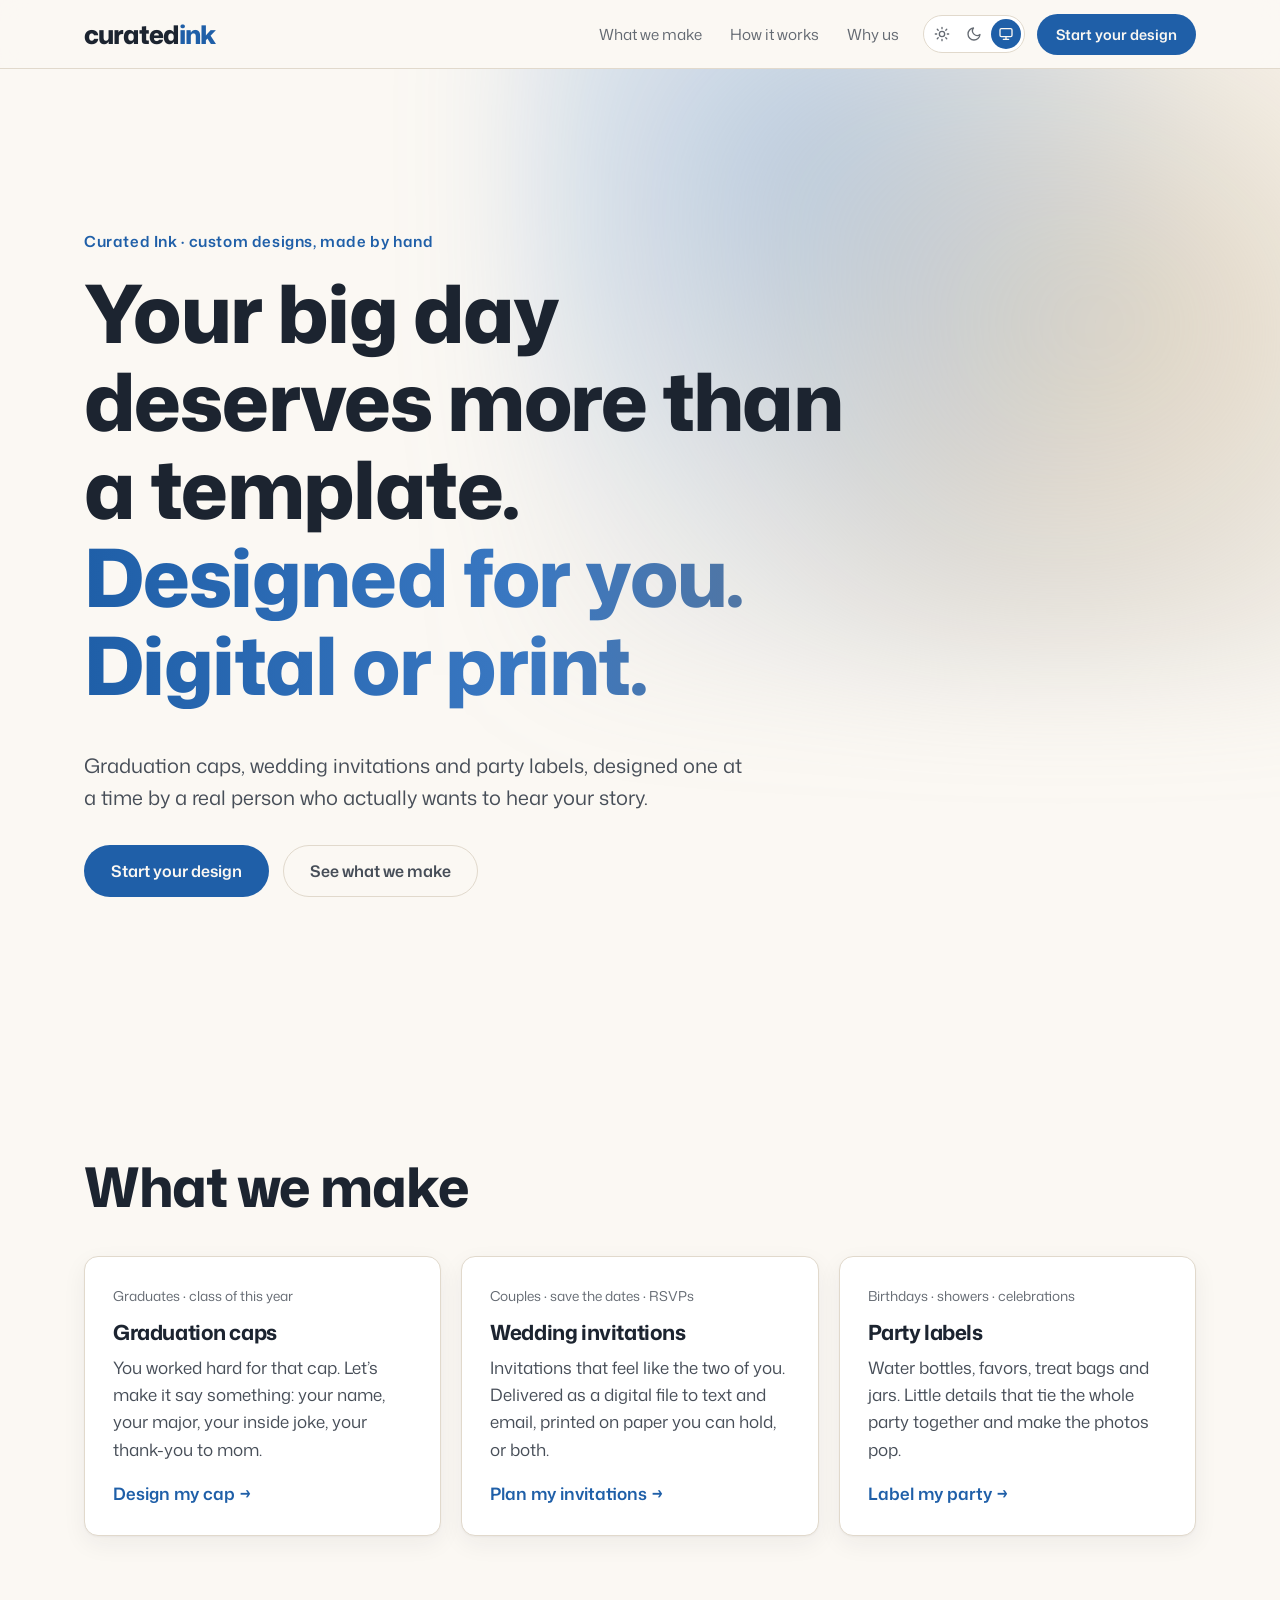
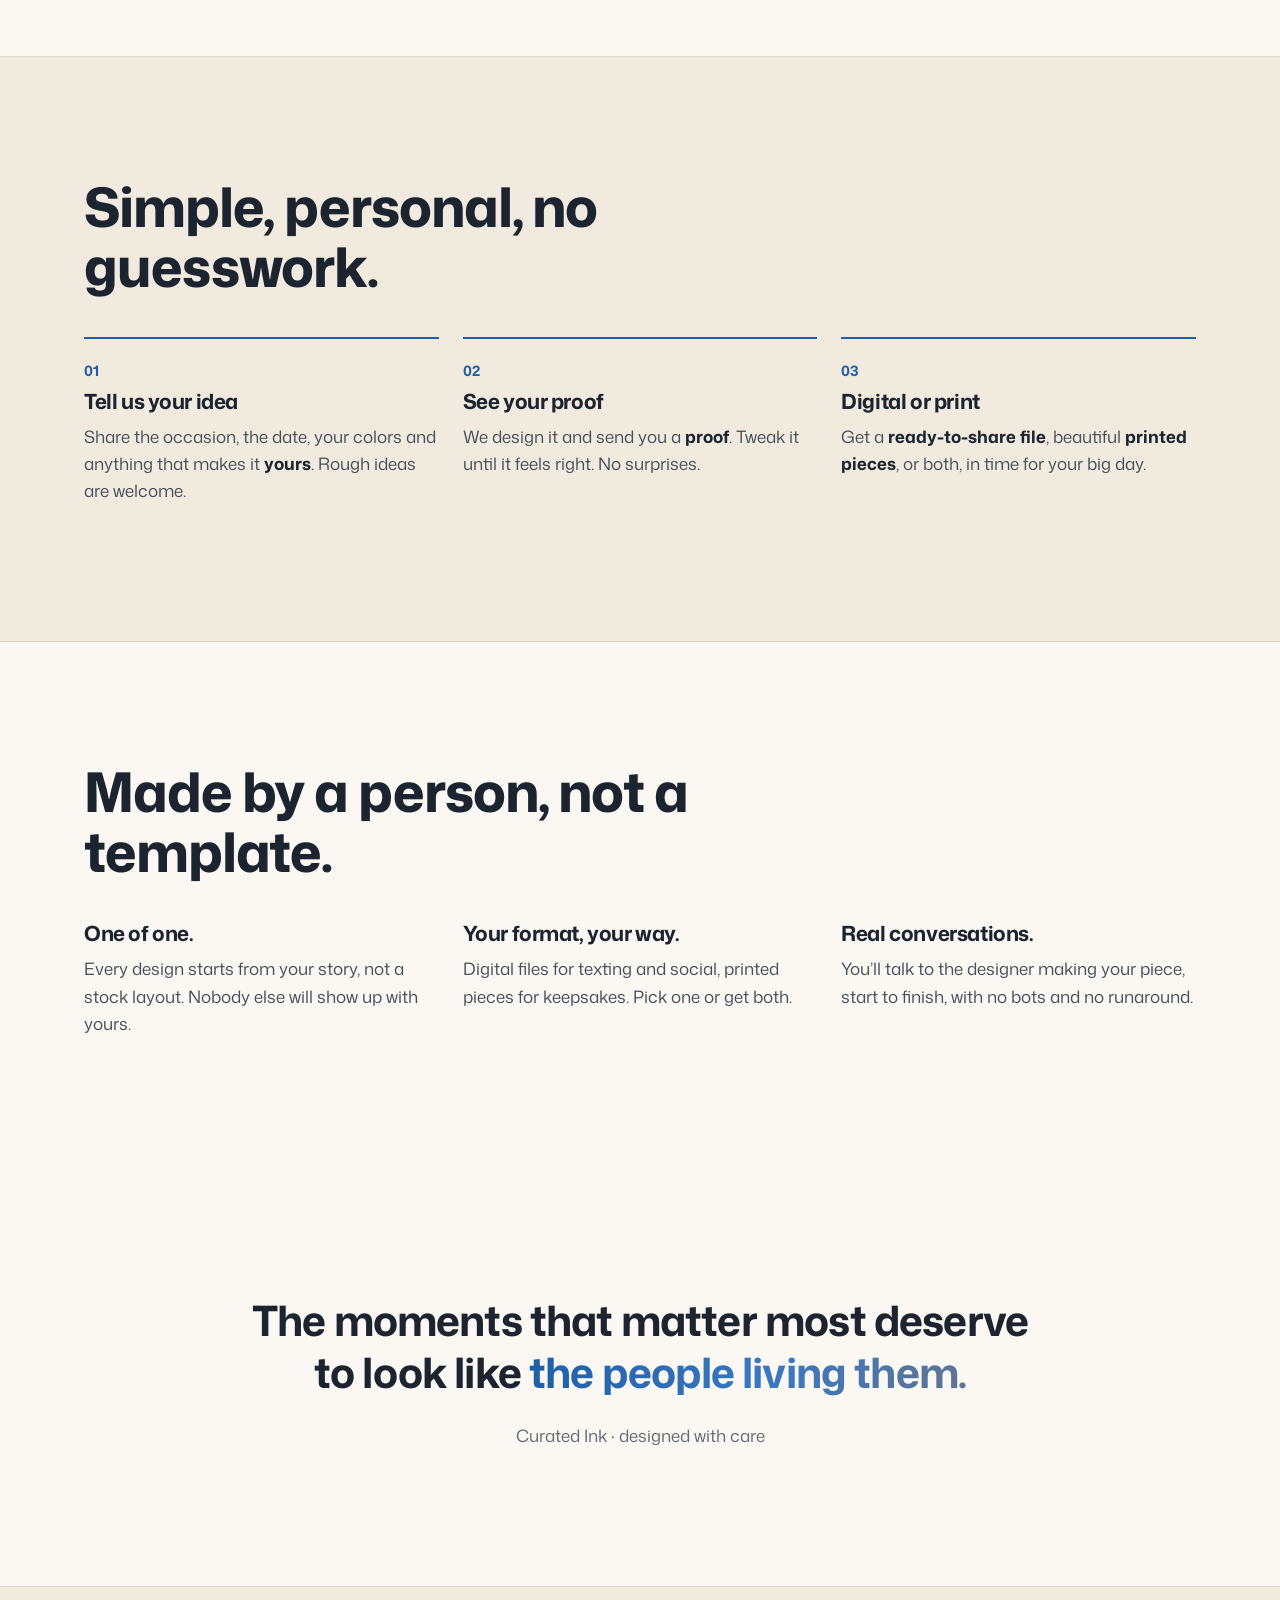
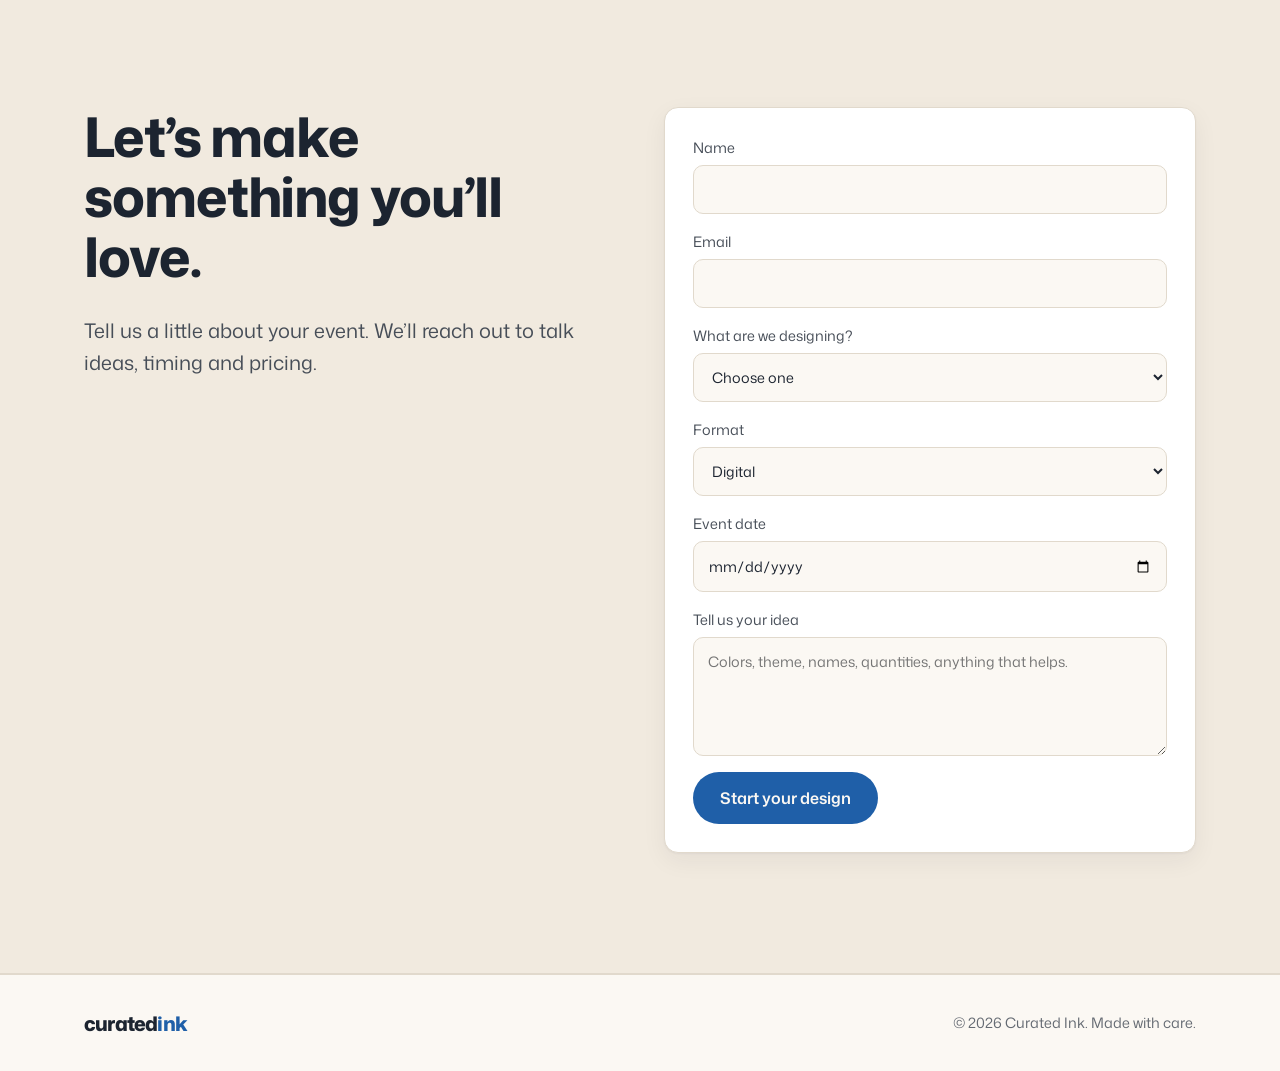
<file: index.html>
<!doctype html>
<html lang="en">
<head>
  <meta charset="utf-8">
  <meta name="viewport" content="width=device-width, initial-scale=1, viewport-fit=cover">
  <title>Curated Ink · custom designs for life’s big days</title>
  <meta name="description" content="Curated Ink designs custom graduation caps, wedding invitations (digital or print) and party labels — made by a real person, just for you.">
  <meta name="color-scheme" content="light dark">
  <meta name="theme-color" content="#FBF8F3" media="(prefers-color-scheme: light)">
  <meta name="theme-color" content="#12161C" media="(prefers-color-scheme: dark)">
  <script src="/theme.js"></script>
  <link rel="icon" href="/favicon.svg" type="image/svg+xml">
  <link rel="preconnect" href="https://fonts.googleapis.com">
  <link rel="preconnect" href="https://fonts.gstatic.com" crossorigin>
  <link href="https://fonts.googleapis.com/css2?family=Mona+Sans:wght@400..800&display=swap" rel="stylesheet">
  <link rel="stylesheet" href="/styles.css">
</head>
<body>
  <a class="skip" href="#main">Skip to content</a>

  <header class="nav">
    <div class="container nav-inner">
      <a class="wordmark" href="/" aria-label="Curated Ink home">curated<span>ink</span></a>
      <nav id="site-menu" aria-label="Primary">
        <ul class="nav-links">
          <li><a href="#designs">What we make</a></li>
          <li><a href="#process">How it works</a></li>
          <li><a href="#promise">Why us</a></li>
          <li class="menu-cta"><a class="btn btn-primary" href="#contact">Start your design</a></li>
        </ul>
      </nav>
      <div class="nav-actions">
        <div class="theme-switch" role="group" aria-label="Color theme">
          <button type="button" data-theme-choice="light" aria-pressed="false" aria-label="Light theme" title="Light">
            <svg viewBox="0 0 24 24" fill="none" stroke="currentColor" stroke-width="2" stroke-linecap="round" aria-hidden="true"><circle cx="12" cy="12" r="4"/><path d="M12 2v2M12 20v2M4.9 4.9l1.4 1.4M17.7 17.7l1.4 1.4M2 12h2M20 12h2M4.9 19.1l1.4-1.4M17.7 6.3l1.4-1.4"/></svg>
          </button>
          <button type="button" data-theme-choice="dark" aria-pressed="false" aria-label="Dark theme" title="Dark">
            <svg viewBox="0 0 24 24" fill="none" stroke="currentColor" stroke-width="2" stroke-linecap="round" stroke-linejoin="round" aria-hidden="true"><path d="M21 12.8A9 9 0 1 1 11.2 3a7 7 0 0 0 9.8 9.8z"/></svg>
          </button>
          <button type="button" data-theme-choice="system" aria-pressed="true" aria-label="Match system theme" title="System">
            <svg viewBox="0 0 24 24" fill="none" stroke="currentColor" stroke-width="2" stroke-linecap="round" stroke-linejoin="round" aria-hidden="true"><rect x="3" y="4" width="18" height="12" rx="2"/><path d="M8 20h8M12 16v4"/></svg>
          </button>
        </div>
        <a class="btn btn-primary btn-sm nav-cta" href="#contact">Start your design</a>
        <button class="menu-toggle" type="button" aria-expanded="false" aria-controls="site-menu" aria-label="Open menu">
          <svg viewBox="0 0 24 24" fill="none" stroke="currentColor" stroke-width="2" stroke-linecap="round" aria-hidden="true"><path class="i-open" d="M4 7h16M4 12h16M4 17h16"/><path class="i-close" d="M6 6l12 12M18 6L6 18"/></svg>
        </button>
      </div>
    </div>
  </header>

  <main id="main">
    <!-- Hero -->
    <section class="hero">
      <div class="glow" aria-hidden="true"></div>
      <div class="container hero-inner">
        <p class="eyebrow">Curated Ink · custom designs, made by hand</p>
        <h1>
          Your big day deserves more than a template.
          <span class="grad">Designed for you.</span>
          <span class="grad">Digital or print.</span>
        </h1>
        <p class="lede">
          Graduation caps, wedding invitations and party labels, designed one at a time
          by a real person who actually wants to hear your story.
        </p>
        <div class="cta-row">
          <a class="btn btn-primary" href="#contact">Start your design</a>
          <a class="btn btn-ghost" href="#designs">See what we make</a>
        </div>
      </div>
    </section>

    <!-- What we make -->
    <section id="designs" class="section">
      <div class="container">
        <h2>What we make</h2>
        <div class="cards">
          <article class="card">
            <p class="tag">Graduates · class of this year</p>
            <h3>Graduation caps</h3>
            <p>You worked hard for that cap. Let’s make it say something: your name, your major, your inside joke, your thank-you to mom.</p>
            <a class="link" href="#contact">Design my cap →</a>
          </article>
          <article class="card">
            <p class="tag">Couples · save the dates · RSVPs</p>
            <h3>Wedding invitations</h3>
            <p>Invitations that feel like the two of you. Delivered as a digital file to text and email, printed on paper you can hold, or both.</p>
            <a class="link" href="#contact">Plan my invitations →</a>
          </article>
          <article class="card">
            <p class="tag">Birthdays · showers · celebrations</p>
            <h3>Party labels</h3>
            <p>Water bottles, favors, treat bags and jars. Little details that tie the whole party together and make the photos pop.</p>
            <a class="link" href="#contact">Label my party →</a>
          </article>
        </div>
      </div>
    </section>

    <!-- Process -->
    <section id="process" class="section section-alt">
      <div class="container">
        <h2>Simple, personal, no guesswork.</h2>
        <ol class="steps">
          <li class="step">
            <span class="num">01</span>
            <h3>Tell us your idea</h3>
            <p>Share the occasion, the date, your colors and anything that makes it <strong>yours</strong>. Rough ideas are welcome.</p>
          </li>
          <li class="step">
            <span class="num">02</span>
            <h3>See your proof</h3>
            <p>We design it and send you a <strong>proof</strong>. Tweak it until it feels right. No surprises.</p>
          </li>
          <li class="step">
            <span class="num">03</span>
            <h3>Digital or print</h3>
            <p>Get a <strong>ready-to-share file</strong>, beautiful <strong>printed pieces</strong>, or both, in time for your big day.</p>
          </li>
        </ol>
      </div>
    </section>

    <!-- Promise -->
    <section id="promise" class="section">
      <div class="container">
        <h2>Made by a person, not a template.</h2>
        <div class="trust">
          <div>
            <h3>One of one.</h3>
            <p>Every design starts from your story, not a stock layout. Nobody else will show up with yours.</p>
          </div>
          <div>
            <h3>Your format, your way.</h3>
            <p>Digital files for texting and social, printed pieces for keepsakes. Pick one or get both.</p>
          </div>
          <div>
            <h3>Real conversations.</h3>
            <p>You’ll talk to the designer making your piece, start to finish, with no bots and no runaround.</p>
          </div>
        </div>
      </div>
    </section>

    <!-- Manifesto -->
    <section class="section manifesto">
      <div class="container">
        <p class="quote">
          The moments that matter most deserve to look like
          <span class="grad">the people living them.</span>
        </p>
        <p class="muted">Curated Ink · designed with care</p>
      </div>
    </section>

    <!-- Contact -->
    <section id="contact" class="section section-alt">
      <div class="container contact">
        <div>
          <h2>Let’s make something you’ll love.</h2>
          <p class="lede">Tell us a little about your event. We’ll reach out to talk ideas, timing and pricing.</p>
        </div>
        <form class="form" name="contact" method="POST" data-netlify="true" netlify-honeypot="bot-field" action="/thanks.html">
          <input type="hidden" name="form-name" value="contact">
          <p class="hidden"><label>Don’t fill this out: <input name="bot-field"></label></p>
          <label>Name<input type="text" name="name" autocomplete="name" required></label>
          <label>Email<input type="email" name="email" autocomplete="email" required></label>
          <label>What are we designing?
            <select name="design" required>
              <option value="">Choose one</option>
              <option>Graduation cap</option>
              <option>Wedding invitations</option>
              <option>Party labels</option>
              <option>Something else</option>
            </select>
          </label>
          <label>Format
            <select name="format">
              <option>Digital</option>
              <option>Print</option>
              <option>Both</option>
              <option>Not sure yet</option>
            </select>
          </label>
          <label>Event date<input type="date" name="event-date"></label>
          <label>Tell us your idea<textarea name="message" rows="4" placeholder="Colors, theme, names, quantities, anything that helps."></textarea></label>
          <button class="btn btn-primary" type="submit">Start your design</button>
        </form>
      </div>
    </section>
  </main>

  <footer class="footer">
    <div class="container footer-inner">
      <span class="wordmark small">curated<span>ink</span></span>
      <span class="muted">© <span id="year">2026</span> Curated Ink. Made with care.</span>
    </div>
  </footer>

  <script src="/site.js"></script>
</body>
</html>
</file>
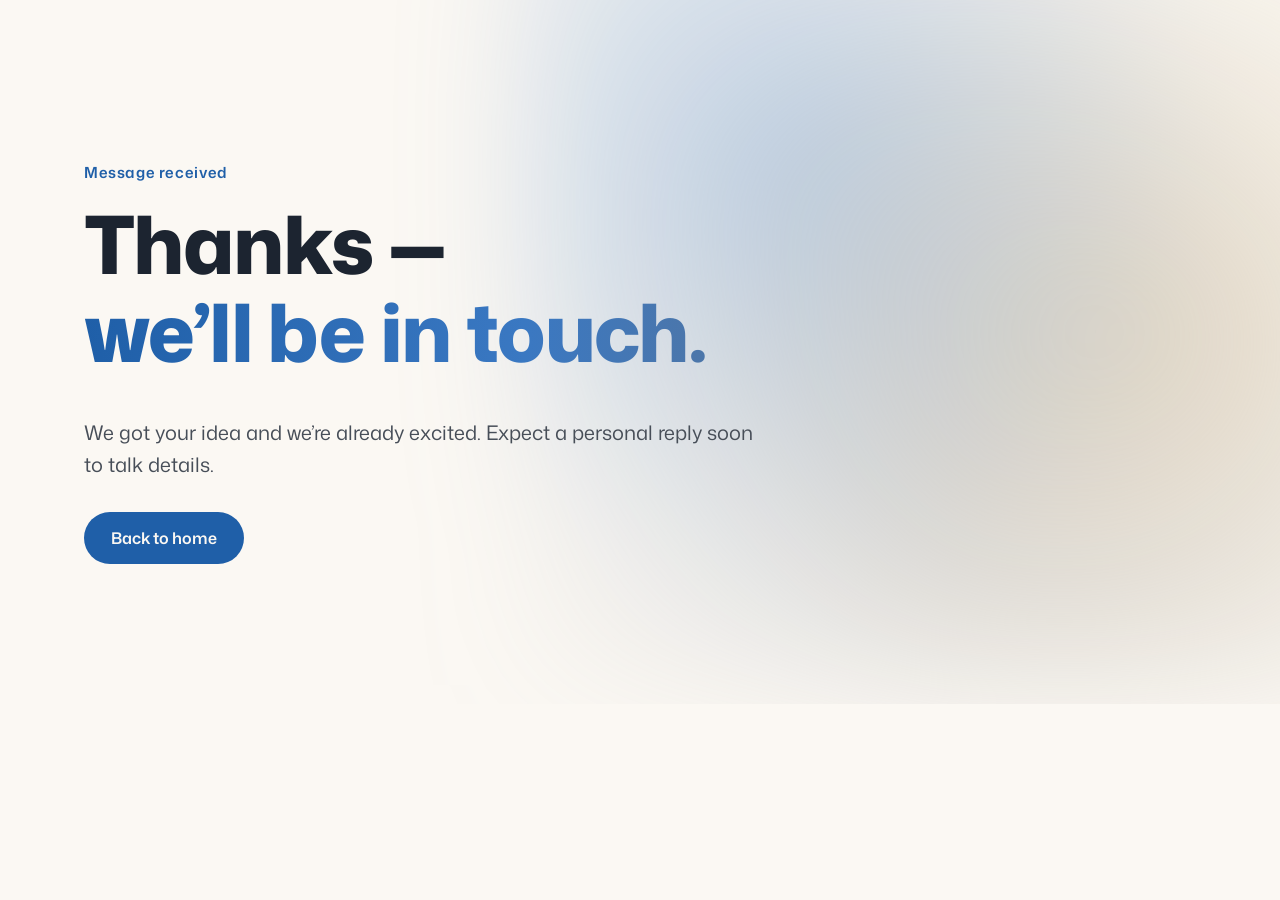
<file: thanks.html>
<!doctype html>
<html lang="en">
<head>
  <meta charset="utf-8">
  <meta name="viewport" content="width=device-width, initial-scale=1">
  <title>Thanks · Curated Ink</title>
  <meta name="color-scheme" content="light dark">
  <meta name="theme-color" content="#FBF8F3" media="(prefers-color-scheme: light)">
  <meta name="theme-color" content="#12161C" media="(prefers-color-scheme: dark)">
  <script src="/theme.js"></script>
  <link rel="icon" href="/favicon.svg" type="image/svg+xml">
  <link rel="preconnect" href="https://fonts.googleapis.com">
  <link rel="preconnect" href="https://fonts.gstatic.com" crossorigin>
  <link href="https://fonts.googleapis.com/css2?family=Mona+Sans:wght@400..800&display=swap" rel="stylesheet">
  <link rel="stylesheet" href="/styles.css">
</head>
<body>
  <main class="hero">
    <div class="glow" aria-hidden="true"></div>
    <div class="container hero-inner">
      <p class="eyebrow">Message received</p>
      <h1>Thanks — <span class="grad">we’ll be in touch.</span></h1>
      <p class="lede">We got your idea and we’re already excited. Expect a personal reply soon to talk details.</p>
      <div class="cta-row"><a class="btn btn-primary" href="/">Back to home</a></div>
    </div>
  </main>
</body>
</html>
</file>
<file: styles.css>
:root {
  /* Palette: blue, beige and grey.
     Dark theme is the base; light overrides below. "System" (no data-theme)
     follows the device setting. */
  --bg: #12161C;
  --bg-alt: #181D24;
  --surface: #1E242C;
  --border: #2F3742;
  --text: #EDE6DA;
  --muted: #9CA3AC;
  --soft: #C9C2B6;
  --accent: #7FB2F0;
  --btn-bg: #7FB2F0;
  --btn-text: #0E1A2B;
  --grad-1: #7FB2F0;
  --grad-2: #A8C6EC;
  --grad-3: #E3D3B6;
  --nav-bg: rgba(18, 22, 28, .85);
  --glow-1: rgba(127, 178, 240, .28);
  --glow-2: rgba(227, 211, 182, .16);
  --glow-3: rgba(156, 163, 172, .14);
  --ring: rgba(127, 178, 240, .22);
  --card-hover: rgba(127, 178, 240, .5);
  --shadow: none;
  color-scheme: dark;

  /* Shared */
  --radius: 14px;
  --font: "Mona Sans", ui-sans-serif, system-ui, -apple-system, "Segoe UI", sans-serif;
}

/* Light theme: chosen explicitly, or via "System" when the device is in light mode */
:root[data-theme="light"] {
  --bg: #FBF8F3;
  --bg-alt: #F1EADF;
  --surface: #FFFFFF;
  --border: #E1D9CC;
  --text: #1C2430;
  --muted: #646A72;
  --soft: #474E58;
  --accent: #1F5FA8;
  --btn-bg: #1F5FA8;
  --btn-text: #FBF8F3;
  --grad-1: #1F5FA8;
  --grad-2: #3A78C2;
  --grad-3: #5E7491;
  --nav-bg: rgba(251, 248, 243, .88);
  --glow-1: rgba(58, 120, 194, .30);
  --glow-2: rgba(214, 196, 166, .55);
  --glow-3: rgba(140, 150, 165, .25);
  --ring: rgba(31, 95, 168, .18);
  --card-hover: rgba(31, 95, 168, .45);
  --shadow: 0 1px 2px rgba(28, 36, 48, .04), 0 8px 24px rgba(28, 36, 48, .06);
  color-scheme: light;
}
@media (prefers-color-scheme: light) {
  :root:not([data-theme="dark"]) {
    --bg: #FBF8F3;
    --bg-alt: #F1EADF;
    --surface: #FFFFFF;
    --border: #E1D9CC;
    --text: #1C2430;
    --muted: #646A72;
    --soft: #474E58;
    --accent: #1F5FA8;
    --btn-bg: #1F5FA8;
    --btn-text: #FBF8F3;
    --grad-1: #1F5FA8;
    --grad-2: #3A78C2;
    --grad-3: #5E7491;
    --nav-bg: rgba(251, 248, 243, .88);
    --glow-1: rgba(58, 120, 194, .30);
    --glow-2: rgba(214, 196, 166, .55);
    --glow-3: rgba(140, 150, 165, .25);
    --ring: rgba(31, 95, 168, .18);
    --card-hover: rgba(31, 95, 168, .45);
    --shadow: 0 1px 2px rgba(28, 36, 48, .04), 0 8px 24px rgba(28, 36, 48, .06);
    color-scheme: light;
  }
}

*, *::before, *::after { box-sizing: border-box; }
html { scroll-behavior: smooth; }
/* Keep section headings clear of the sticky header when jumping via the menu */
section[id] { scroll-margin-top: 68px; }
body {
  margin: 0;
  background: var(--bg);
  color: var(--text);
  font-family: var(--font);
  font-size: 17px;
  line-height: 1.6;
  -webkit-font-smoothing: antialiased;
}
a { color: inherit; }
h1, h2, h3 { line-height: 1.1; letter-spacing: -0.02em; margin: 0 0 0.5em; }
h2 { font-size: clamp(2rem, 4.5vw, 3.4rem); font-weight: 750; max-width: 18ch; }
h3 { font-size: 1.3rem; font-weight: 700; }
p { margin: 0 0 1em; }

.container {
  width: 100%; max-width: 1160px; margin: 0 auto;
  padding: 0 max(24px, env(safe-area-inset-right)) 0 max(24px, env(safe-area-inset-left));
}
.muted { color: var(--muted); }
.hidden { display: none; }

.skip { position: absolute; left: -9999px; }
.skip:focus { left: 16px; top: 16px; z-index: 100; background: var(--btn-bg); color: var(--btn-text); padding: 8px 14px; border-radius: 8px; }

.grad {
  background: linear-gradient(90deg, var(--grad-1), var(--grad-2) 55%, var(--grad-3));
  -webkit-background-clip: text;
  background-clip: text;
  color: transparent;
}

/* Buttons */
.btn {
  display: inline-flex; align-items: center; justify-content: center;
  padding: 14px 26px; border-radius: 999px;
  font: 600 1rem var(--font); text-decoration: none;
  border: 1px solid transparent; cursor: pointer;
  transition: transform .15s ease, box-shadow .2s ease, background .2s ease;
}
.btn-primary { background: var(--btn-bg); color: var(--btn-text); }
.btn-primary:hover { transform: translateY(-1px); box-shadow: 0 0 0 6px var(--ring); }
.btn-ghost { border-color: var(--border); color: var(--soft); }
.btn-ghost:hover { border-color: var(--accent); color: var(--text); }
.btn-sm { padding: 9px 18px; font-size: .9rem; }

/* Nav */
.nav {
  position: sticky; top: 0; z-index: 50;
  background: var(--nav-bg);
  backdrop-filter: blur(12px);
  border-bottom: 1px solid var(--border);
}
.nav-inner { display: flex; align-items: center; gap: 24px; height: 68px; }
.nav nav { margin-left: auto; }
.nav-actions { display: flex; align-items: center; gap: 12px; }
.nav-links { display: flex; gap: 28px; list-style: none; margin: 0; padding: 0; }
.nav-links a:not(.btn) { display: block; padding: 10px 0; color: var(--muted); text-decoration: none; font-size: .95rem; }
.nav-links .menu-cta { display: none; }
.nav-links a:not(.btn):hover { color: var(--text); }

/* Mobile menu button (shown at tablet/phone widths) */
.menu-toggle {
  display: none; place-items: center; width: 40px; height: 40px; padding: 0;
  border: 1px solid var(--border); border-radius: 999px;
  background: var(--surface); color: var(--text); cursor: pointer;
}
.menu-toggle svg { width: 20px; height: 20px; }
.menu-toggle .i-close { display: none; }
.nav.open .menu-toggle .i-open { display: none; }
.nav.open .menu-toggle .i-close { display: inline; }
.menu-toggle:focus-visible { outline: 2px solid var(--accent); outline-offset: 2px; }

.wordmark { font-size: 1.6rem; font-weight: 800; letter-spacing: -0.04em; text-decoration: none; color: var(--text); }
.wordmark span { color: var(--accent); }
.wordmark.small { font-size: 1.25rem; }

/* Hero */
.hero { position: relative; overflow: hidden; padding: clamp(80px, 14vw, 160px) 0 clamp(80px, 12vw, 140px); }
.glow {
  position: absolute; inset: -30% -10% auto auto; width: 70vw; height: 70vw; max-width: 900px; max-height: 900px;
  background:
    radial-gradient(circle at 30% 40%, var(--glow-1), transparent 55%),
    radial-gradient(circle at 70% 60%, var(--glow-2), transparent 55%),
    radial-gradient(circle at 50% 80%, var(--glow-3), transparent 60%);
  filter: blur(60px);
  animation: drift 18s ease-in-out infinite alternate;
  pointer-events: none;
}
@keyframes drift { to { transform: translate(-8%, 6%) scale(1.08); } }
@media (prefers-reduced-motion: reduce) { .glow { animation: none; } html { scroll-behavior: auto; } }
.hero-inner { position: relative; }
.eyebrow { color: var(--accent); font-weight: 600; letter-spacing: .04em; font-size: .95rem; }
.hero h1 { font-size: clamp(2.4rem, 6.5vw, 5rem); font-weight: 800; max-width: 16ch; }
.hero h1 .grad { display: block; }
.lede { color: var(--soft); font-size: clamp(1.05rem, 1.6vw, 1.25rem); max-width: 56ch; }
.cta-row { display: flex; flex-wrap: wrap; gap: 14px; margin-top: 32px; }

/* Sections */
.section { padding: clamp(72px, 10vw, 120px) 0; }
.section-alt { background: var(--bg-alt); border-top: 1px solid var(--border); border-bottom: 1px solid var(--border); }

.cards { display: grid; grid-template-columns: 1fr; gap: 20px; margin-top: 40px; }
.card {
  background: var(--surface); border: 1px solid var(--border); border-radius: var(--radius);
  padding: 28px; display: flex; flex-direction: column; box-shadow: var(--shadow);
  transition: border-color .2s ease, transform .2s ease;
}
.card:hover { border-color: var(--card-hover); transform: translateY(-2px); }
.card p { color: var(--soft); }
.card .tag { color: var(--muted); font-size: .85rem; }
.card .link { margin-top: auto; color: var(--accent); text-decoration: none; font-weight: 600; }

.steps { list-style: none; padding: 0; margin: 40px 0 0; display: grid; grid-template-columns: 1fr; gap: 28px; }
.step { border-top: 2px solid var(--accent); padding-top: 20px; }
.step p { color: var(--soft); }
.step strong { color: var(--text); }
.num { display: block; font-size: .9rem; font-weight: 700; color: var(--accent); margin-bottom: 8px; }

.trust { display: grid; grid-template-columns: 1fr; gap: 28px; margin-top: 40px; }
.trust p { color: var(--soft); }

.manifesto { text-align: center; }
.quote { font-size: clamp(1.6rem, 3.6vw, 2.6rem); font-weight: 700; line-height: 1.25; letter-spacing: -0.02em; max-width: 30ch; margin: 0 auto 24px; }

/* Contact */
.contact { display: grid; grid-template-columns: 1fr 1fr; gap: 48px; align-items: start; }
.form { display: grid; gap: 16px; background: var(--surface); border: 1px solid var(--border); border-radius: var(--radius); padding: 28px; box-shadow: var(--shadow); }
.form label { display: grid; gap: 6px; font-size: .9rem; color: var(--soft); }
.form input, .form textarea, .form select {
  font: inherit; color: var(--text); background: var(--bg);
  border: 1px solid var(--border); border-radius: 10px; padding: 12px 14px;
}
.form input:focus, .form textarea:focus, .form select:focus { outline: none; border-color: var(--accent); box-shadow: 0 0 0 3px var(--ring); }
.form .btn { justify-self: start; }

/* Theme switch */
.theme-switch { display: inline-flex; padding: 3px; gap: 2px; border: 1px solid var(--border); border-radius: 999px; background: var(--surface); }
.theme-switch button {
  display: grid; place-items: center; width: 30px; height: 30px; padding: 0;
  border: 0; border-radius: 999px; background: transparent; color: var(--muted); cursor: pointer;
}
.theme-switch button:hover { color: var(--text); }
.theme-switch button[aria-pressed="true"] { background: var(--btn-bg); color: var(--btn-text); }
.theme-switch button:focus-visible { outline: 2px solid var(--accent); outline-offset: 2px; }
.theme-switch svg { width: 16px; height: 16px; }

/* Footer */
.footer { padding: 32px 0; border-top: 1px solid var(--border); }
.footer-inner { display: flex; justify-content: space-between; align-items: center; gap: 16px; flex-wrap: wrap; font-size: .9rem; }

/* Responsive
   Phones: one column. Tablets (640px+): two-up cards with the odd one
   spanning the row; steps and promises go three-up from 720px.
   Desktop (960px+): three-up everywhere. Menu collapses at 820px and below. */
@media (min-width: 640px) {
  .cards { grid-template-columns: repeat(2, 1fr); }
  .cards > :last-child:nth-child(odd) { grid-column: 1 / -1; }
}
@media (min-width: 720px) {
  .steps, .trust { grid-template-columns: repeat(3, 1fr); gap: 24px; }
}
@media (min-width: 960px) {
  .cards { grid-template-columns: repeat(3, 1fr); }
  .cards > :last-child:nth-child(odd) { grid-column: auto; }
}
@media (max-width: 820px) {
  .nav-actions { margin-left: auto; }
  .menu-toggle { display: grid; }
  .nav nav {
    display: none; position: absolute; top: 100%; left: 0; right: 0; margin: 0;
    background: var(--bg); border-bottom: 1px solid var(--border);
    box-shadow: 0 12px 24px rgba(0, 0, 0, .12);
  }
  .nav.open nav { display: block; }
  .nav-links {
    flex-direction: column; gap: 0; max-width: 1160px; margin: 0 auto;
    padding: 8px max(24px, env(safe-area-inset-right)) 20px max(24px, env(safe-area-inset-left));
  }
  .nav-links a:not(.btn) { padding: 14px 0; font-size: 1.05rem; color: var(--text); border-bottom: 1px solid var(--border); }
  .nav-links .menu-cta { display: block; margin-top: 16px; }
  .nav-links .menu-cta .btn { width: 100%; }
  .contact { grid-template-columns: 1fr; }
}
@media (max-width: 600px) {
  .nav .nav-cta { display: none; }
}
@media (max-width: 480px) {
  .container { padding: 0 max(16px, env(safe-area-inset-right)) 0 max(16px, env(safe-area-inset-left)); }
  .nav-links { padding-left: max(16px, env(safe-area-inset-left)); padding-right: max(16px, env(safe-area-inset-right)); }
  .nav-inner { gap: 12px; }
  .nav-actions { gap: 8px; }
  .cta-row .btn { flex: 1 1 100%; }
  .form .btn { justify-self: stretch; }
}
@media (max-width: 360px) {
  .wordmark { font-size: 1.35rem; }
  .nav-inner { gap: 8px; }
  .nav-actions { gap: 6px; }
}
@media (pointer: coarse) {
  .theme-switch button { width: 36px; height: 36px; }
}
</file>
